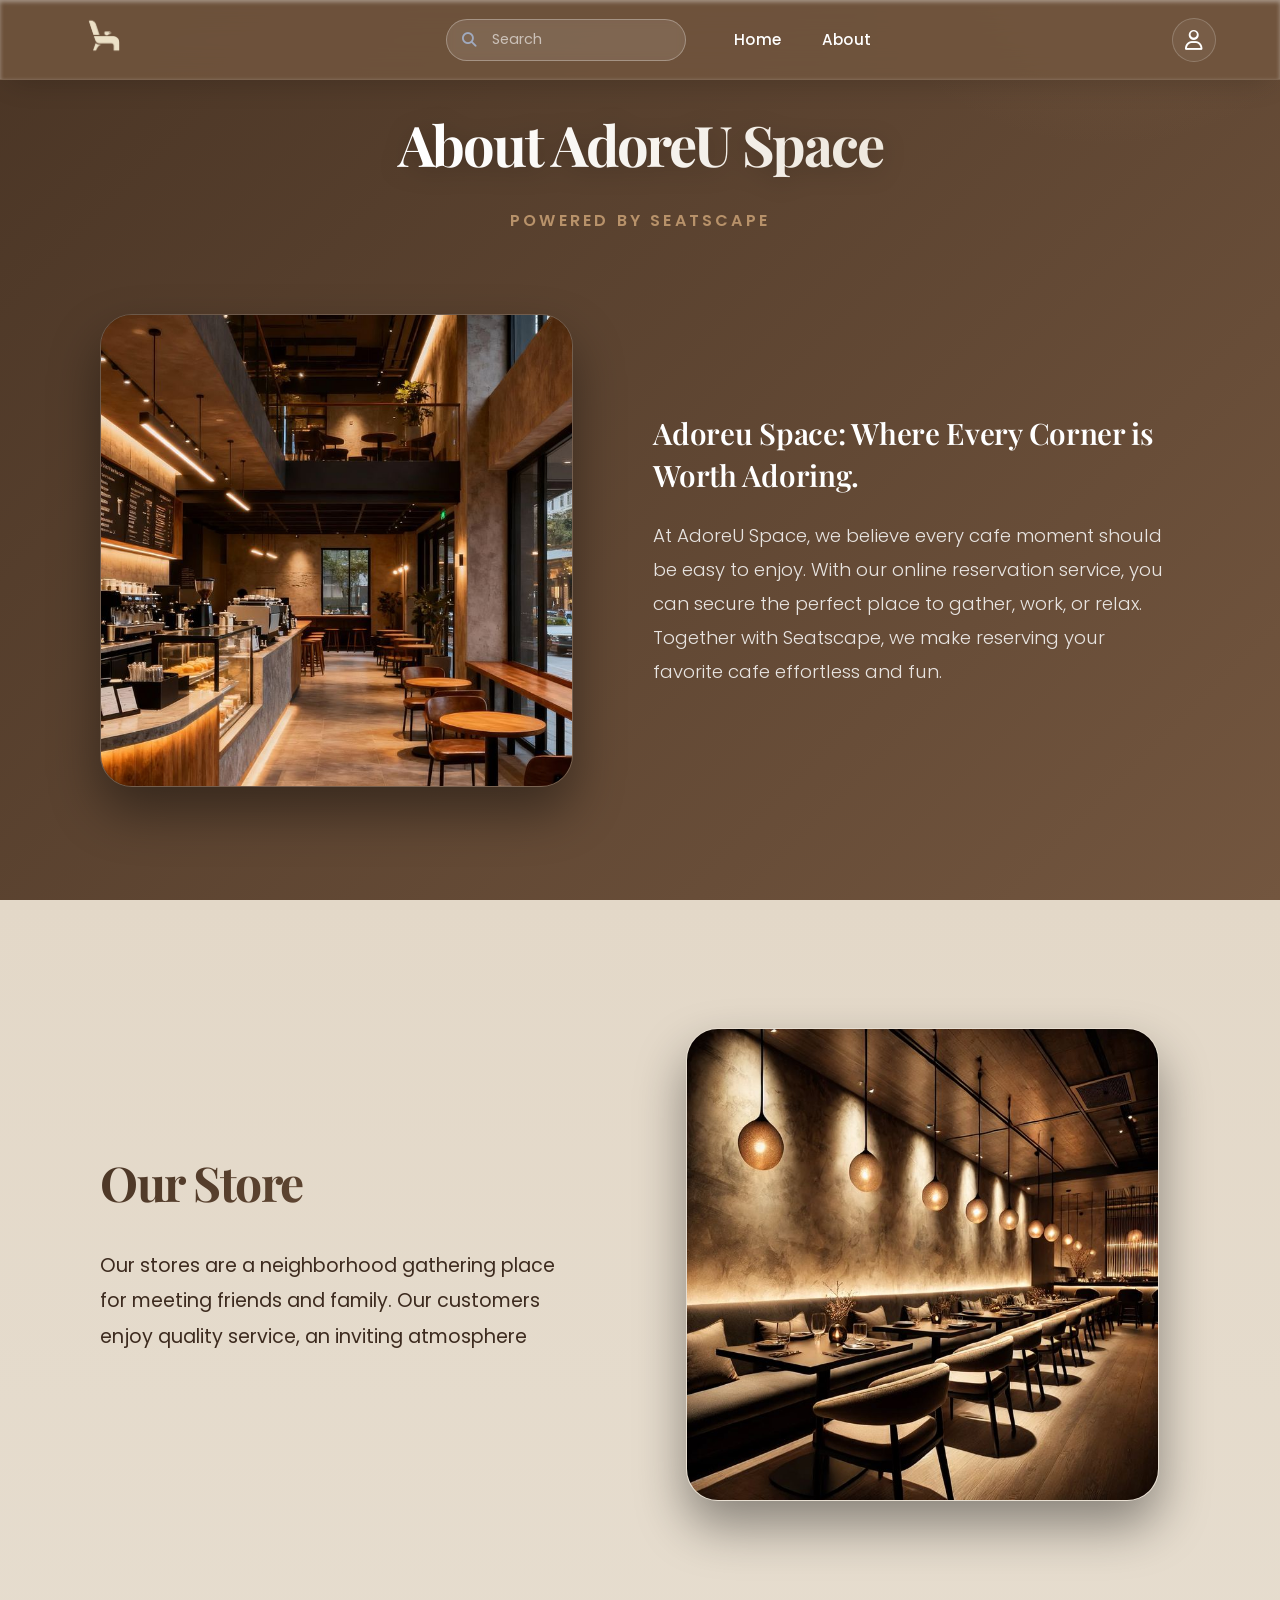
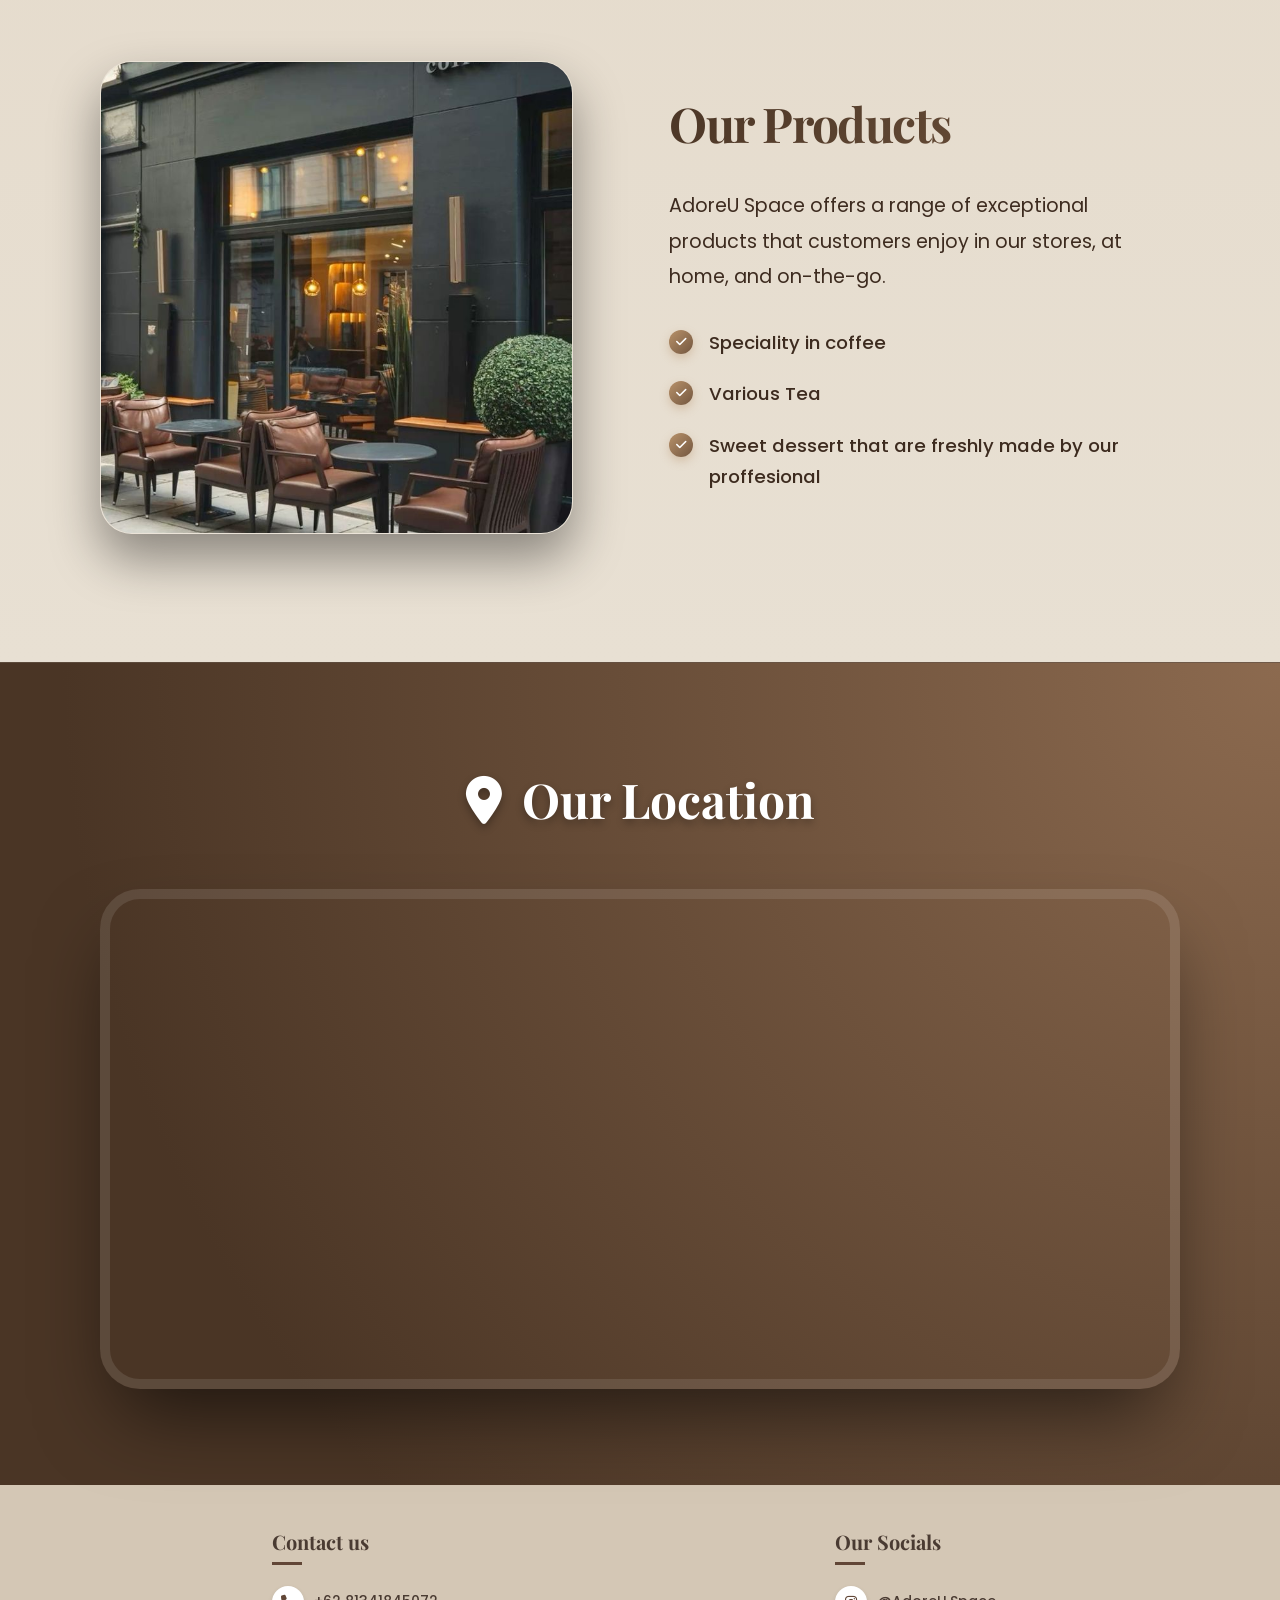
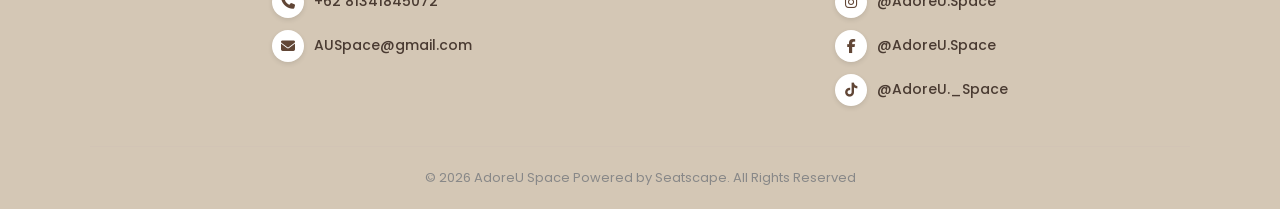
<file: about/index.html>
<!DOCTYPE html>
<html lang="id">
<head>
    <meta charset="UTF-8">
    <meta name="viewport" content="width=device-width, initial-scale=1.0">
    <title>AdoreU Space</title>
    <!-- Google Fonts: Playfair Display (Judul) & Poppins (Teks) -->
    <link href="https://fonts.googleapis.com/css2?family=Playfair+Display:ital,wght@0,500;0,600;0,700;1,600&family=Poppins:wght@300;400;500;600&display=swap" rel="stylesheet">
    <!-- FontAwesome Icons -->
    <link rel="stylesheet" href="https://cdnjs.cloudflare.com/ajax/libs/font-awesome/6.4.0/css/all.min.css">
    <!-- Hubungkan ke file CSS eksternal Anda -->
    <link rel="stylesheet" href="about.css">
</head>
<body>

    <!-- Header / Navbar -->
    <header class="header">
        <div class="header-container">
            <!-- Logo Icon -->
            <div class="logo">
                <img src="../Images/Logo.png" class="img-class" style="height: 45px; width: auto;">
            </div>

            <!-- Search and Nav Links -->
            <div class="nav-wrapper">
                <!-- Search Bar -->
                <div class="search-bar">
                    <i class="fa-solid fa-magnifying-glass search-icon"></i>
                    <input type="text" placeholder="Search" class="search-input">
                </div>
                
                <!-- Links -->
                <nav class="nav-links">
                    <a href="../Landing Page/landingpage.html">Home</a>
                    <a href="../about/about.html">About</a>
                </nav>
            </div>

            <!-- User Icon -->
            <div class="user-icon">
                <a href="../Login Section/index_login.html">
                    <i class="fa-regular fa-user"></i>
                </a>
            </div>
        </div>
    </header>

    <!-- About Intro Section -->
    <section class="about-section">
        <div class="container-md">
            <!-- Section Header -->
            <div class="section-header">
                <h1 class="section-title">
                    About AdoreU Space
                </h1>
                <p class="section-subtitle">powered by Seatscape</p>
            </div>

            <!-- Content Grid -->
            <div class="about-grid">
                <!-- Image -->
                <div class="about-img-wrapper">
                    <img src="../Images/Adore_Space.jpeg" alt="Cafe Interior" class="about-img">
                </div>
                <!-- Text -->
                <div class="about-text">
                    <h2>Adoreu Space: Where Every Corner is Worth Adoring.</h2>
                    <p>
                        At AdoreU Space, we believe every cafe moment should be easy to enjoy. With our online reservation service, you can secure the perfect place to gather, work, or relax. Together with Seatscape, we make reserving your favorite cafe effortless and fun.
                    </p>
                </div>
            </div>
        </div>
    </section>

    <!-- Main Content Area (Beige Background) -->
    <main class="main-content">
        <div class="container-md features-wrapper">
            
            <!-- Our Store Section -->
            <section class="feature-row reverse-mobile">
                <div class="feature-text">
                    <h2>Our Store</h2>
                    <p>
                        Our stores are a neighborhood gathering place for meeting friends and family. Our customers enjoy quality service, an inviting atmosphere
                    </p>
                </div>
                <div class="feature-img-wrapper">
                    <img src="../Images/Our_Store.jpeg" alt="Our Store Seating" class="feature-img">
                </div>
            </section>

            <!-- Our Products Section -->
            <section class="feature-row">
                <div class="feature-img-wrapper">
                    <img src="../Images/Our_Product.jpeg" alt="Our Products" class="feature-img">
                </div>
                <div class="feature-text">
                    <h2>Our Products</h2>
                    <p>
                        AdoreU Space offers a range of exceptional products that customers enjoy in our stores, at home, and on-the-go.
                    </p>
                    <ul class="feature-list">
                        <li>Speciality in coffee</li>
                        <li>Various Tea</li>
                        <li>Sweet dessert that are freshly made by our proffesional</li>
                    </ul>
                </div>
            </section>

        </div>
    </main>

    <!-- Location Section -->
    <section class="location-section">
        <div class="container-md">
            <h2 class="location-title">
                <i class="fa-solid fa-location-dot"></i> Our Location
            </h2>
            <!-- Google Maps Embed -->
            <div class="map-wrapper">
                <!-- Ganti link src di bawah ini dengan link embed lokasi kafemu -->
                <iframe 
                    src="https://www.google.com/maps/embed?pb=!1m18!1m12!1m3!1d1000!2d-1.4741626!3d51.0040893!2m3!1f0!2f0!3f0!3m2!1i1024!2i768!4f13.1!3m3!1m2!1s0x48740b0ee950dfcf%3A0xce7caa7051298f76!2sAdore%20Cafe!5e0!3m2!1sid!2sid!4v1710000000000!5m2!1sid!2sid"
                    class="map-iframe"
                    allowfullscreen="" 
                    loading="lazy" 
                    referrerpolicy="no-referrer-when-downgrade">
                </iframe>
            </div>
        </div>
    </section>

    <!-- FOOTER SECTION -->
    <footer class="footer-main">
        <div class="footer-container">
            <!-- Kolom Contact -->
            <div class="footer-column">
                <h3 class="footer-title">Contact us</h3>
                <div class="footer-item">
                    <span class="icon-circle"><i class="fa-solid fa-phone"></i></span>
                    <p>+62 81341845072</p>
                </div>
                <a href="mailto:AUSpace@gmail.com" class="footer-link">
                    <div class="footer-item">
                        <span class="icon-circle"><i class="fa-solid fa-envelope"></i></span>
                        <p>AUSpace@gmail.com</p>
                    </div>
                </a>
            </div>

            <!-- Kolom Socials -->
            <div class="footer-column">
                <h3 class="footer-title">Our Socials</h3>
                
                <a href="https://www.instagram.com/adoreu.crafts/" target="_blank" class="footer-link">
                    <div class="footer-item">
                        <span class="icon-circle"><i class="fa-brands fa-instagram"></i></span>
                        <p>@AdoreU.Space</p>
                    </div>
                </a>

                <a href="https://facebook.com/AdoreU.Space" target="_blank" class="footer-link">
                    <div class="footer-item">
                        <span class="icon-circle"><i class="fa-brands fa-facebook-f"></i></span>
                        <p>@AdoreU.Space</p>
                    </div>
                </a>

                <a href="https://tiktok.com/@AdoreU._Space" target="_blank" class="footer-link">
                    <div class="footer-item">
                        <span class="icon-circle"><i class="fa-brands fa-tiktok"></i></span>
                        <p>@AdoreU._Space</p>
                    </div>
                </a>
            </div>
        </div>
        
        <div class="footer-bottom">
            <p>© 2026 AdoreU Space Powered by Seatscape. All Rights Reserved</p>
        </div>
    </footer>
</body>
</html>
</file>
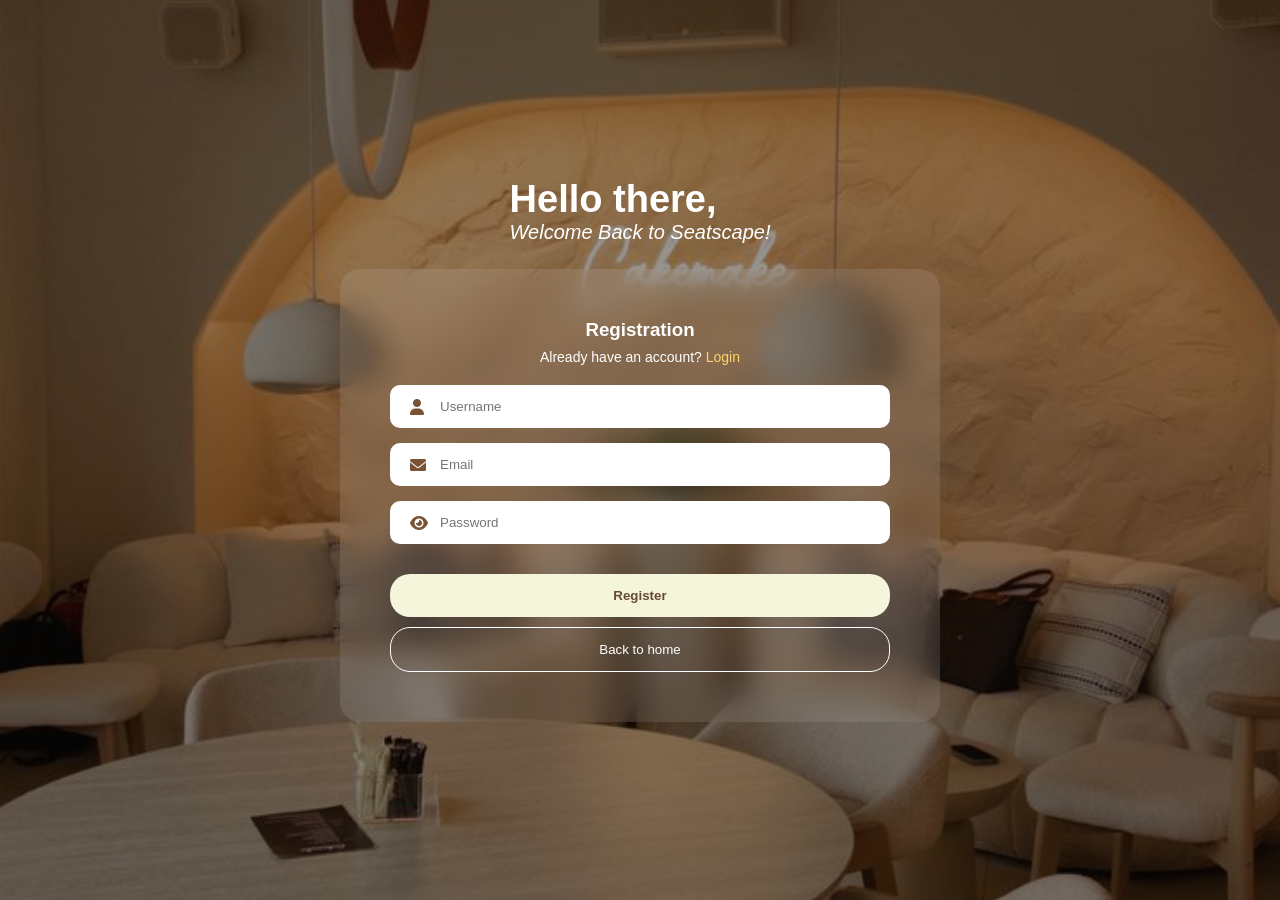
<file: regist/index.html>
<!DOCTYPE html>
<html lang="en">
<head>
  <meta charset="UTF-8">
  <meta name="viewport" content="width=device-width, initial-scale=1.0">

  <!-- ICON -->
  <link rel="stylesheet" href="https://cdnjs.cloudflare.com/ajax/libs/font-awesome/6.0.0/css/all.min.css">

  <!-- FONT Playfair -->
  <link href="https://fonts.googleapis.com/css2?family=Playfair+Display:wght@400;600;700&display=swap" rel="stylesheet">

  <title>AdoreU Space</title>
  <link rel="stylesheet" href="registration.css">
</head>

<body>

  <!-- MAIN -->
  <div class="wrapper">

    <!-- TEXT ATAS -->
    <div class="welcome-text">
            <h1>Hello there,</h1>
            <p>Welcome Back to Seatscape!</p> 
        </div>

    <!-- CARD -->
    <div class="card">

      <h3>Registration</h3>
      <p class="login-text">Already have an account? <a href="../Login Section/index_login.html">Login</a></p>

      <div class="input-group">
        <i class="fas fa-user"></i>
        <input type="text" placeholder="Username" required>
      </div>

      <div class="input-group">
        <i class="fas fa-envelope"></i>
        <input type="email" placeholder="Email" required>
      </div>

      <div class="input-group">
        <i class="fas fa-eye"></i>
        <input type="password" placeholder="Password" required>
      </div>

      <button type="submit" class="btn-login"><a href="../Landing Page/landingpage.html">Register</a></button>
      <button type="button" class="btn-back"><a href="../Landing Page/landingpage.html">Back to home</a></button>

    </div>

  </div>

</body>
</html>
</file>
<file: about/about.css>
/* --- CSS VARIABLES (Warna, Font, & Efek Ultra-Premium) --- */
:root {
    --brand-brown: #73563F;
    --brand-brown-dark: #4A3525;
    --brand-gold: #B8926A; 
    --brand-beige: #E3D8C8;
    --brand-text: #3D2B1F; 
    --font-main: 'Poppins', sans-serif;
    --white-light: rgba(255, 255, 255, 0.3);
    --white-med: rgba(255, 255, 255, 0.5);
    
    /* Variabel Font  */
    --font-heading: 'Playfair Display', serif; 
    --font-main: 'Poppins', sans-serif;        
    
    --white-light: rgba(255, 255, 255, 0.3);
    --white-med: rgba(255, 255, 255, 0.5);

    /* Shadow  */
    --shadow-soft: 0 20px 40px -10px rgba(115, 86, 63, 0.15);
    --shadow-hover: 0 30px 60px -15px rgba(184, 146, 106, 0.3);
    --shadow-inner: inset 0 2px 4px rgba(255, 255, 255, 0.4);
    
    /* Animasi */
    --transition-smooth: all 0.5s cubic-bezier(0.165, 0.84, 0.44, 1);
    --transition-bounce: all 0.6s cubic-bezier(0.34, 1.56, 0.64, 1);
}

/* --- GLOBAL RESET --- */
* {
    margin: 0;
    padding: 0;
    box-sizing: border-box;
}

html {
    scroll-behavior: smooth;
}

body {
    font-family: var(--font-main);
    background-color: var(--brand-beige);
    color: var(--brand-text);
    line-height: 1.7;
    -webkit-font-smoothing: antialiased;
    -moz-osx-font-smoothing: grayscale;
    /* Tekstur noise sangat halus untuk kesan kertas premium (opsional) */
    background-image: radial-gradient(rgba(115, 86, 63, 0.03) 1px, transparent 1px);
    background-size: 20px 20px;
}

/* Terapkan font heading ke semua tag judul */
h1, h2, h3, h4, h5, h6 {
    font-family: var(--font-heading);
}

/* Custom scrollbar elegan */
::-webkit-scrollbar {
    width: 10px;
}
::-webkit-scrollbar-track {
    background: var(--brand-beige); 
}
::-webkit-scrollbar-thumb {
    background: var(--brand-gold); 
    border-radius: 10px;
    border: 2px solid var(--brand-beige); /* Memberi jarak/padding pada scrollbar */
}
::-webkit-scrollbar-thumb:hover {
    background: var(--brand-brown); 
}

a {
    text-decoration: none;
    color: inherit;
    transition: var(--transition-smooth);
}

/* --- HEADER / NAVBAR --- */
.header {
    background-color: rgba(115, 86, 63, 0.85);
    backdrop-filter: blur(16px);
    -webkit-backdrop-filter: blur(16px);
    color: white;
    border-bottom: 1px solid rgba(255, 255, 255, 0.1);
    padding: 13px;
    position: fixed; 
    width: 100%; 
    left: 0;
    top: 0;
    z-index: 1000;
    box-shadow: 0 10px 30px -10px rgba(0, 0, 0, 0.2), var(--shadow-inner);
    transition: var(--transition-smooth);
}

.header-container {
    max-width: 1152px;
    margin: 0 auto;
    display: flex;
    justify-content: space-between;
    align-items: center;
}

/* Styling Logo Baru */
.logo-link {
    display: flex;
    align-items: center;
}

.brand-logo {
    height: 35px;
    width: auto;
    object-fit: contain;
    transition: var(--transition-bounce);
    filter: drop-shadow(0 4px 6px rgba(0,0,0,0.15));
}

.brand-logo:hover {
    transform: scale(1.1) rotate(-3deg); 
    filter: drop-shadow(0 8px 12px rgba(0,0,0,0.25));
}

.nav-wrapper {
    display: flex;
    align-items: center;
    gap: 3rem;
}

/* Search Bar Ultra-Premium */
.search-bar {
    position: relative;
}

.search-icon {
    position: absolute;
    left: 1rem;
    top: 50%;
    transform: translateY(-50%);
    color: #a0aabf;
    font-size: 0.9rem;
    transition: var(--transition-bounce);
    z-index: 2;
}

.search-input {
    padding: 0.6rem 1.2rem 0.6rem 2.8rem;
    border-radius: 50px;
    border: 1px solid rgba(255, 255, 255, 0.3);
    background-color: rgba(255, 255, 255, 0.1); /* Transparan awalnya */
    color: white;
    font-size: 0.9rem;
    width: 15rem;
    outline: none;
    font-family: var(--font-main);
    transition: var(--transition-bounce);
    backdrop-filter: blur(4px);
}

.search-input::placeholder {
    color: rgba(255, 255, 255, 0.6);
}

.search-input:hover {
    background-color: rgba(255, 255, 255, 0.15);
}

.search-input:focus {
    border-color: var(--brand-beige);
    background-color: #ffffff;
    color: var(--brand-text);
    box-shadow: 0 0 0 5px rgba(227, 216, 200, 0.2);
    width: 23rem; 
}

.search-input:focus::placeholder {
    color: #a0aabf;
}

.search-input:focus + .search-icon {
    color: var(--brand-brown);
    transform: translateY(-50%) scale(1.1);
}

.nav-links {
    display: flex;
    gap: 2.5rem;
    font-size: 0.95rem;
    font-weight: 500;
    letter-spacing: 0.03em;
}

.nav-links a {
    position: relative;
    padding: 0.5rem 0;
}

/* Garis bawah animasi yang lebih organik */
.nav-links a::after {
    content: '';
    position: absolute;
    width: 0;
    height: 2px;
    bottom: 0;
    left: 50%;
    background: linear-gradient(90deg, transparent, var(--brand-beige), transparent);
    transition: var(--transition-smooth);
    transform: translateX(-50%);
}

.nav-links a:hover::after {
    width: 100%;
}

.nav-links a:hover {
    color: var(--brand-beige);
    text-shadow: 0 0 15px rgba(255,255,255,0.5);
}

.user-icon a {
    font-size: 1.25rem;
    display: flex;
    align-items: center;
    justify-content: center;
    width: 44px;
    height: 44px;
    border-radius: 50%;
    border: 1px solid rgba(255,255,255,0.2);
    background: rgba(255,255,255,0.05);
    transition: var(--transition-bounce);
}

.user-icon a:hover {
    color: var(--brand-brown);
    background-color: var(--brand-beige);
    border-color: var(--brand-beige);
    transform: translateY(-3px) scale(1.05);
    box-shadow: 0 10px 20px rgba(0,0,0,0.2);
}

/* --- ABOUT INTRO SECTION --- */
.about-section {
    background: linear-gradient(135deg, var(--brand-brown-dark) 0%, var(--brand-brown) 100%);
    color: white;
    padding: 6rem 1.5rem 7rem;
    position: relative;
    overflow: hidden;
}

/* Aksen lingkaran blur di background untuk kesan depth */
.about-section::before {
    content: '';
    position: absolute;
    top: -50%; right: -10%;
    width: 600px; height: 600px;
    background: radial-gradient(circle, rgba(184, 146, 106, 0.2) 0%, transparent 70%);
    border-radius: 50%;
    pointer-events: none;
}

.container-md {
    max-width: 1080px; /* Diperlebar sedikit */
    margin: 0 auto;
    position: relative;
    z-index: 2;
}

.section-header {
    text-align: center;
    margin-bottom: 5rem;
}

.section-title {
    font-size: 3.5rem;
    font-weight: 700;
    letter-spacing: -0.04em;
    /* Text Gradient Elegan */
    background: linear-gradient(to right, #ffffff 30%, var(--brand-beige) 100%);
    background-clip: text;
    -webkit-background-clip: text;
    -webkit-text-fill-color: transparent;
    filter: drop-shadow(0 4px 12px rgba(0,0,0,0.2));
}

.section-subtitle {
    font-size: 1rem;
    margin-top: 1rem;
    color: var(--brand-gold);
    letter-spacing: 0.2em;
    text-transform: uppercase;
    font-weight: 600;
}

.about-grid {
    display: grid;
    grid-template-columns: 1fr 1.3fr;
    gap: 5rem;
    align-items: center;
}

.about-img-wrapper {
    width: 473.25px; /* Lebar statis yang diminta */
    max-width: 100%; /* Memastikan tidak jebol di layar kecil */
    aspect-ratio: 1 / 1; /* Memaksa kotak sama sisi */
    margin: 0 auto;
    overflow: hidden;
    border-radius: 2rem;
    box-shadow: 0 25px 50px rgba(0, 0, 0, 0.4);
    border: 1px solid rgba(255,255,255,0.15);
    position: relative;
    transform: perspective(800px) rotateY(0deg); /* Efek 3D ringan */
    transition: var(--transition-smooth);
}

.about-img-wrapper:hover {
    transform: perspective(1000px) rotateY(0deg) translateY(-10px);
    box-shadow: 0 35px 60px rgba(0, 0, 0, 0.5);
}

.about-img {
    width: 100%;
    height: 100%;
    object-fit: cover;
    display: block;
    transition: transform 0.8s cubic-bezier(0.165, 0.84, 0.44, 1);
}

.about-img-wrapper:hover .about-img {
    transform: scale(1.1); 
}

.about-text h2 {
    font-size: 1.85rem;
    font-weight: 600;
    margin-bottom: 1.5rem;
    line-height: 1.4;
    letter-spacing: -0.01em;
}

.about-text p {
    font-size: 1.15rem;
    line-height: 1.85;
    color: rgba(255,255,255,0.85);
    font-weight: 300;
}

/* --- MAIN CONTENT (Store & Products) --- */
.main-content {
    padding: 8rem 1.5rem;
    background: linear-gradient(to bottom, var(--brand-beige) 0%, #E8E0D3 100%);
}

.features-wrapper {
    display: flex;
    flex-direction: column;
    gap: 10rem; 
}

.feature-row {
    display: grid;
    grid-template-columns: 1fr 1.1fr;
    gap: 6rem;
    align-items: center;
}

.feature-text h2 {
    font-size: 3rem;
    font-weight: 700;
    margin-bottom: 1.5rem;
    /* Text Gradient untuk Judul Konten */
    background: linear-gradient(135deg, var(--brand-brown-dark) 0%, var(--brand-brown) 100%);
    background-clip: text;
    -webkit-background-clip: text;
    -webkit-text-fill-color: transparent;
    letter-spacing: -0.03em;
}

.feature-text p {
    font-size: 1.2rem;
    line-height: 1.85;
    margin-bottom: 2rem;
    color: var(--brand-text);
}

.feature-list {
    list-style-type: none;
    padding-left: 0;
}

.feature-list li {
    margin-bottom: 1.25rem;
    font-size: 1.15rem;
    position: relative;
    padding-left: 2.5rem;
    font-weight: 500;
    transition: var(--transition-smooth);
}

.feature-list li:hover {
    color: var(--brand-brown);
    transform: translateX(5px);
}

.feature-list li::before {
    content: "\f00c"; 
    font-family: "Font Awesome 6 Free";
    font-weight: 900;
    color: white;
    background: linear-gradient(135deg, var(--brand-gold) 0%, var(--brand-brown) 100%);
    width: 24px;
    height: 24px;
    display: flex;
    align-items: center;
    justify-content: center;
    border-radius: 50%;
    font-size: 0.75rem;
    position: absolute;
    left: 0;
    top: 0.2rem;
    box-shadow: 0 4px 10px rgba(184, 146, 106, 0.4);
    transition: var(--transition-bounce);
}

.feature-list li:hover::before {
    transform: scale(1.2) rotate(360deg);
}

.feature-img-wrapper {
    width: 473.25px; /* Lebar statis yang diminta */
    max-width: 100%; /* Memastikan tidak jebol di layar kecil */
    aspect-ratio: 1 / 1; /* Memaksa kotak sama sisi */
    margin: 0 auto;
    overflow: hidden;
    border-radius: 2rem;
    box-shadow: 0 25px 50px rgba(0, 0, 0, 0.4);
    border: 1px solid rgba(255,255,255,0.15);
    position: relative;
    transform: perspective(800px) rotateY(0deg); /* Efek 3D ringan */
    transition: var(--transition-smooth);
}

.feature-img-wrapper:hover {
    box-shadow: var(--shadow-hover);
    transform: translateY(-12px); 
    border-color: rgba(255,255,255,0.8);
}

.feature-img {
    width: 100%;
    height: 100%;
    object-fit: cover;
    display: block;
    transition: transform 0.8s cubic-bezier(0.165, 0.84, 0.44, 1);
}

.feature-img-wrapper:hover .feature-img {
    transform: scale(1.08);
}

/* --- LOCATION SECTION --- */
.location-section {
    background-color: var(--brand-brown);
    background-image: radial-gradient(circle at top right, #8c6a4f 0%, var(--brand-brown-dark) 80%);
    color: white;
    padding: 6rem 1.5rem;
    border-top: 1px solid rgba(255,255,255,0.1);
}

.location-title {
    font-family: var(--font-heading);
    font-size: 3rem;
    font-weight: 700;
    margin-bottom: 3rem;
    display: flex;
    align-items: center;
    gap: 1.25rem;
    justify-content: center;
    text-shadow: 0 4px 8px rgba(0,0,0,0.3);
}

.map-wrapper {
    position: relative;
    width: 100%;
    height: 500px;
    border-radius: 2.5rem;
    overflow: hidden;
    box-shadow: 0 40px 80px -20px rgba(0, 0, 0, 0.6);
    border: 10px solid rgba(255, 255, 255, 0.1);
    transition: var(--transition-smooth);
}

.map-wrapper:hover {
    border-color: rgba(255, 255, 255, 0.2);
    transform: translateY(-5px);
}

/* Mengatur ukuran iframe agar full satu kotak */
.map-iframe {
    width: 100%;
    height: 100%;
    border: none;
    filter: contrast(1.15) saturate(1.1) brightness(0.9);
    transition: filter 0.5s ease;
}

.map-wrapper:hover .map-iframe {
    filter: contrast(1) saturate(1.2) brightness(1);
}

/* --- FOOTER STYLING (VERSI RINGKAS) --- */
.footer-main {
    background-color: #D4C7B5;
    padding: 40px 0 20px 0; /* Dikurangi dari 80px */
    color: #4A3B32;
    width: 100%;
}

.footer-container {
    max-width: 1100px;
    margin: 0 auto;
    display: flex;
    justify-content: space-around;
    padding-bottom: 40px; /* Dikurangi dari 80px */
}

.footer-column {
    display: flex;
    flex-direction: column;
    gap: 12px; /* Dikurangi dari 20px agar item lebih rapat */
}

.footer-title {
    font-size: 20px; /* Dikurangi dari 24px */
    font-weight: bold;
    position: relative;
    margin-bottom: 15px; /* Dikurangi dari 20px */
    display: inline-block;
}

.footer-title::after {
    content: "";
    position: absolute;
    left: 0;
    bottom: -6px;
    width: 30px; /* Sedikit diperpendek */
    height: 3px;
    background-color: #614636;
}

.footer-item {
    display: flex;
    align-items: center;
    gap: 10px; /* Dikurangi dari 15px */
}

.icon-circle {
    background-color: white;
    width: 32px; /* Dikurangi dari 40px */
    height: 32px; /* Dikurangi dari 40px */
    border-radius: 50%;
    display: flex;
    justify-content: center;
    align-items: center;
    box-shadow: 0 2px 5px rgba(0,0,0,0.1);
}

.icon-circle i {
    font-size: 14px; /* Icon menyesuaikan lingkaran yang lebih kecil */
    color: #614636;
}

.footer-item p {
    font-size: 14px; /* Dikurangi dari 16px */
    font-weight: 500;
}

.footer-bottom {
    max-width: 1100px;
    margin: 0 auto;
    text-align: center;
    border-top: 1px solid #D2C4B5;
    padding-top: 20px; /* Dikurangi dari 30px */
    font-size: 13px; /* Sedikit lebih kecil */
    color: #888;
}

.footer-link {
    text-decoration: none;
    color: inherit;
    transition: 0.3s;
}

.footer-link:hover {
    opacity: 0.7;
}
</file>
<file: regist/registration.css>
* {
  margin: 0;
  padding: 0;
  box-sizing: border-box;
  font-family: sans-serif;
}

/* BACKGROUND */
body {
  min-height: 100vh;
  display: flex;
  flex-direction: column;
  background: url("../Images/background login&register.jpeg") no-repeat center center/cover;
}

/* WRAPPER */
.wrapper {
  flex: 1;
  display: flex;
  flex-direction: column;
  justify-content: center;
  align-items: center;
  background: rgba(0,0,0,0.4);
  padding: 20px;
}

/* TEXT */
.welcome-text h1 {
  font-size: 38px;
  color: white;
  font-weight: bold;
}

.welcome-text p {
  font-size: 20px;
  color: white;
  font-style: italic;
  margin-bottom: 25px;
}

/* CARD */
.card {
  width: 520px;
  max-width: 90%;
  background: rgba(255,255,255,0.1);
  backdrop-filter: blur(15px);
  padding: 45px;
  border-radius: 20px;
  text-align: center;
  color: white;
}

/* DESKTOP LEBIH BESAR (SUDAH DIPERBESAR) */
@media (min-width: 1024px) {
  .card {
    width: 600px;
    padding: 50px;
  }
}

/* TEXT */
.card h3 {
  margin-bottom: 8px;
}

.login-text {
  font-size: 14px;
  margin-bottom: 20px;
}

.login-text a {
  color: #ffd369;
  text-decoration: none;
}

/* INPUT */
.input-group {
  position: relative;
  margin: 15px 0;
}

.input-group i {
  position: absolute;
  left: 12px;
  top: 50%;
  transform: translateY(-50%);
  color: #7B5233;
  background: rgba(255,255,255,0.8);
  padding: 8px;
  border-radius: 8px;
}

.input-group input {
  width: 100%;
  padding: 14px 12px 14px 50px;
  border-radius: 10px;
  border: none;
  outline: none;
}

/* BUTTON */
.btn-login {
  width: 100%;
  padding: 14px;
  margin-top: 15px;
  background: #f5f5dc;
  border: none;
  border-radius: 20px;
  font-weight: bold;
  color: #674736;
}

.btn-back {
  width: 100%;
  padding: 14px;
  margin-top: 10px;
  background: transparent;
  border: 1px solid white;
  border-radius: 20px;
  color: white;
}

/* LINK DALAM BUTTON */
.btn-login a,
.btn-back a {
  color: inherit;
  text-decoration: none;
}

/* RESPONSIVE */
@media (max-width: 768px) {
  .card {
    width: 90%;
    padding: 25px;
  }

  .welcome-text h1 {
    font-size: 30px;
  }

  .welcome-text p {
    font-size: 16px;
  }
}
</file>
